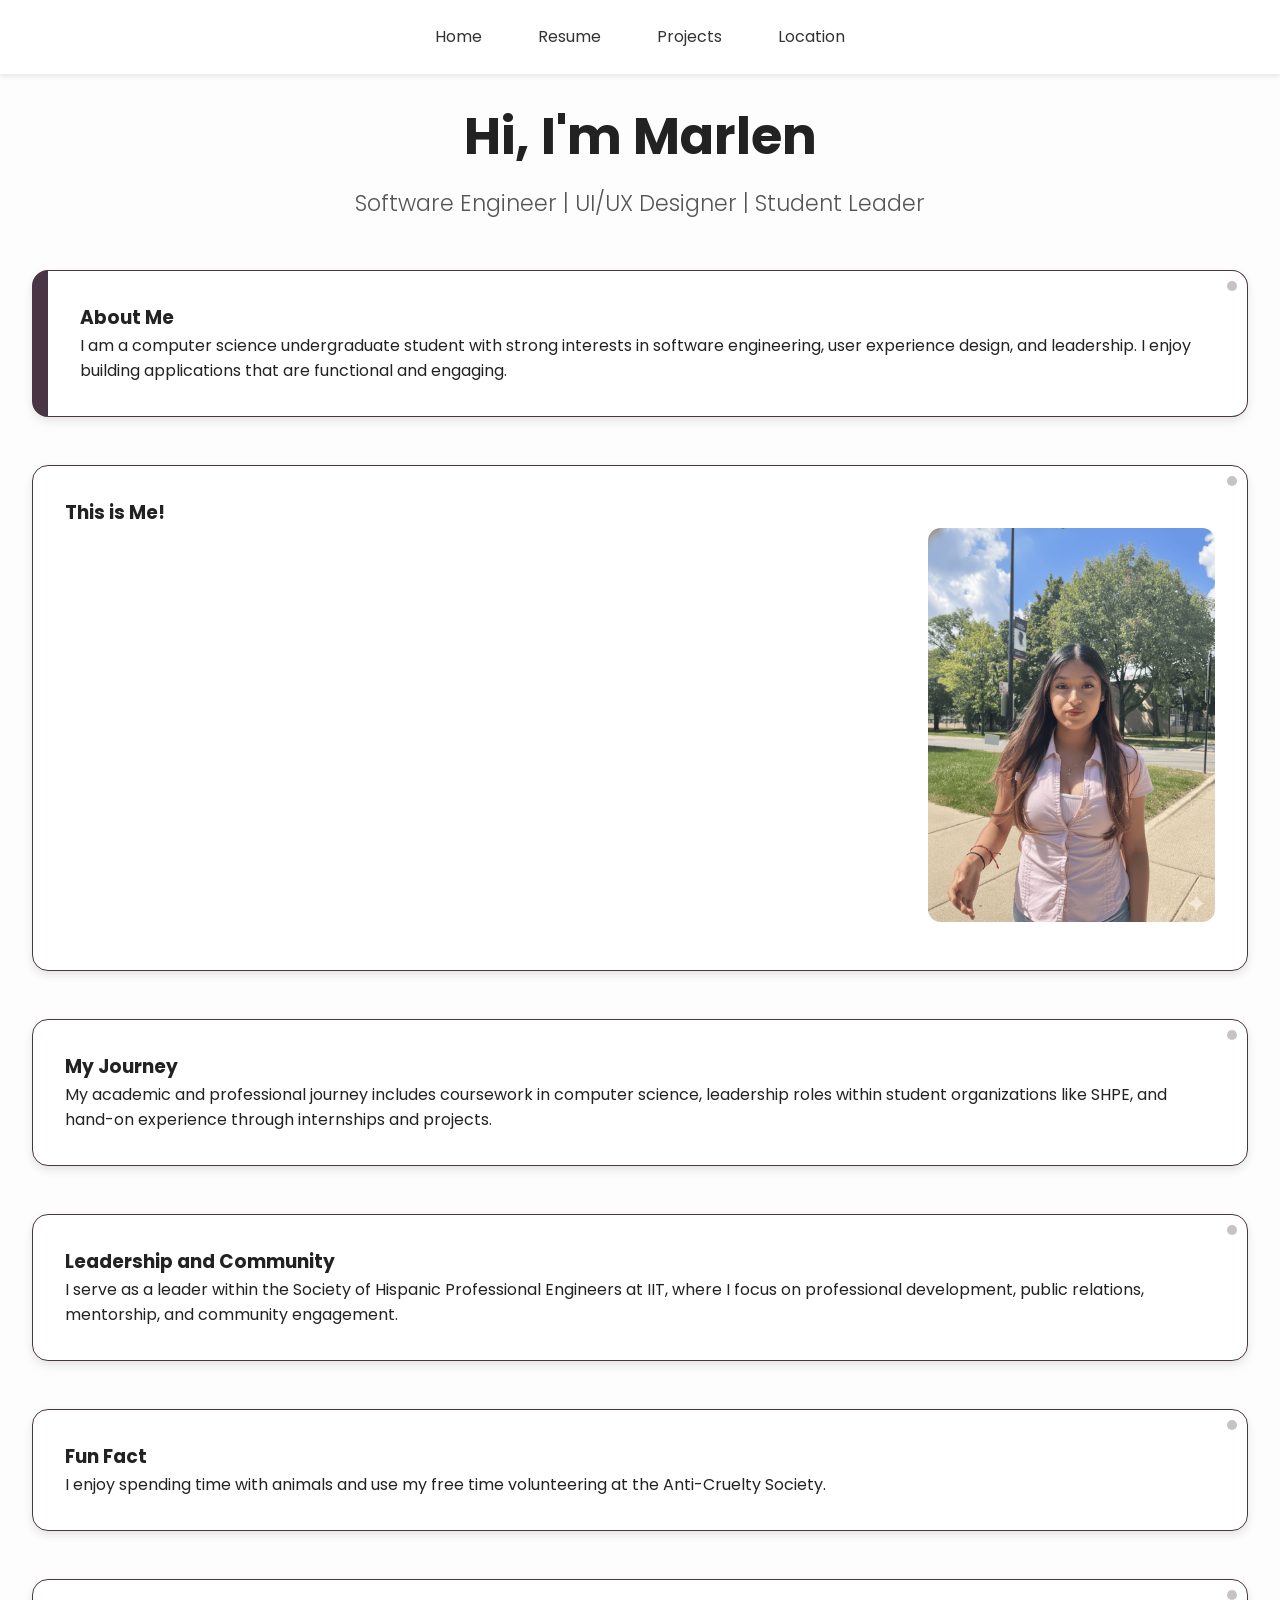
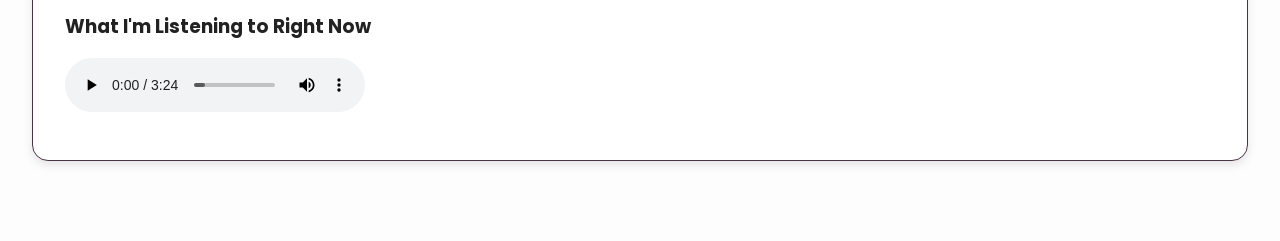
<file: index.html>
<!DOCTYPE html>
<html lang="en">
<head>
  <meta charset="utf-8">
  <title>About Me</title>
  <link rel="stylesheet" href="css/reset.css">
  <link rel="stylesheet" href="css/styles.css">
  <script async src="js/script.js"></script>
</head>

<body class="home">
  <nav>
    <ul>
  	  <li><a href="index.html">Home</a></li>
  	  <li><a href="resume.html">Resume</a></li>
  	  <li><a href="projects.html">Projects</a></li>
	    <li><a href="map.html">Location</a></li>
    </ul>
  </nav>
  <header>
    <h1>Hi, I'm Marlen</h1>
  	<h2>Software Engineer | UI/UX Designer | Student Leader</h2>
  </header>
  <main>
    <section>
  	  <h3>About Me</h3>
  	  <p>I am a computer science undergraduate student with strong interests in software engineering, user experience design, and leadership. I enjoy building applications that are functional and engaging.</p>
  	</section>

  	<section>
  	  <h3>This is Me!</h3>
  	  <img src="media/images/headshot.png" alt="Image of Marlen Melchor">
  	</section>
	
	<section>
	  <h3>My Journey</h3>
	  <p>My academic and professional journey includes coursework in computer science, leadership roles within student organizations like SHPE, and hand-on experience through internships and projects.</p>
	</section>

  	<section>
  	  <h3>Leadership and Community</h3>
  	  <p>I serve as a leader within the Society of Hispanic Professional Engineers at IIT, where I focus on professional development, public relations, mentorship, and community engagement.</p>
  	</section>

  	<section>
  	  <h3>Fun Fact</h3>
  	  <p>I enjoy spending time with animals and use my free time volunteering at the Anti-Cruelty Society.</p>
  	</section>

  	<section>
  	  <h3>What I'm Listening to Right Now</h3>
  	  <audio controls>
  	  	<source src="media/audio/favoritesong.mp3" type="audio/mpeg">
  	  </audio>
  	</section>
  </main>
</body>
</html>
</file>
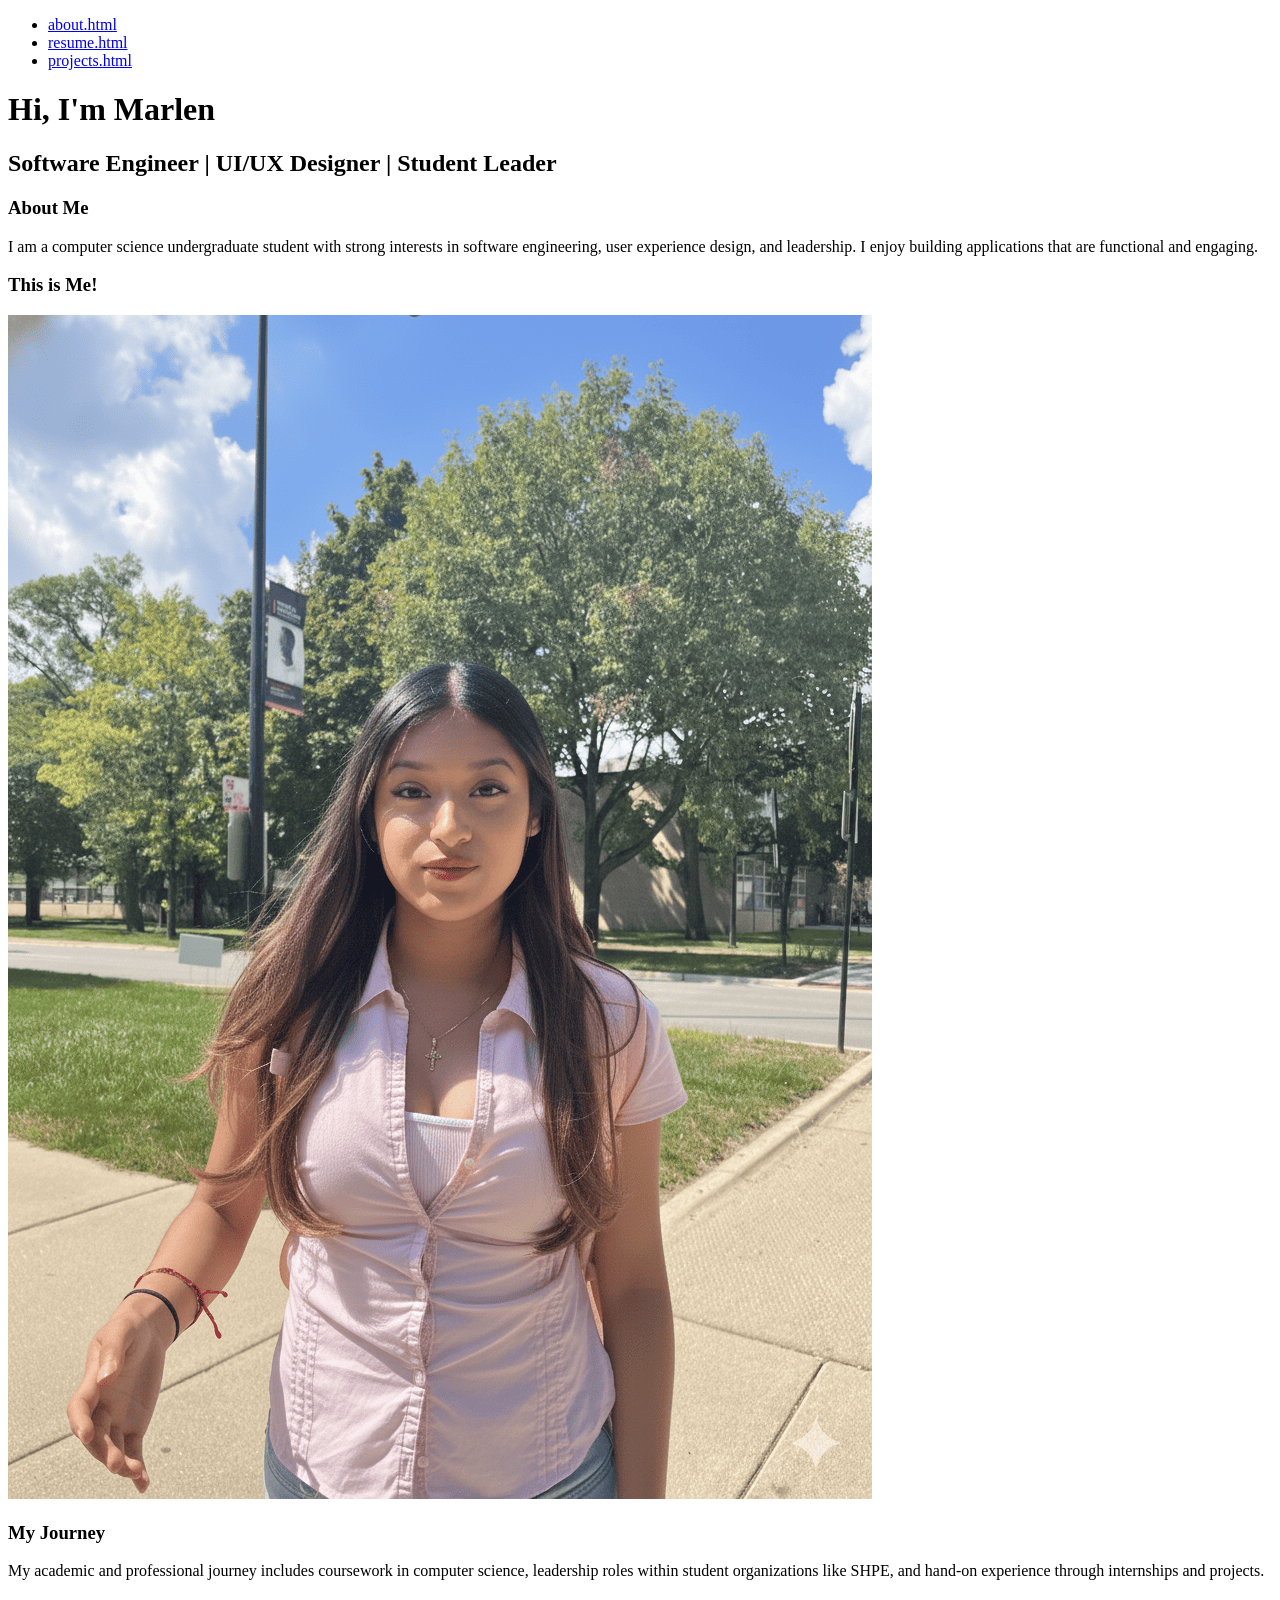
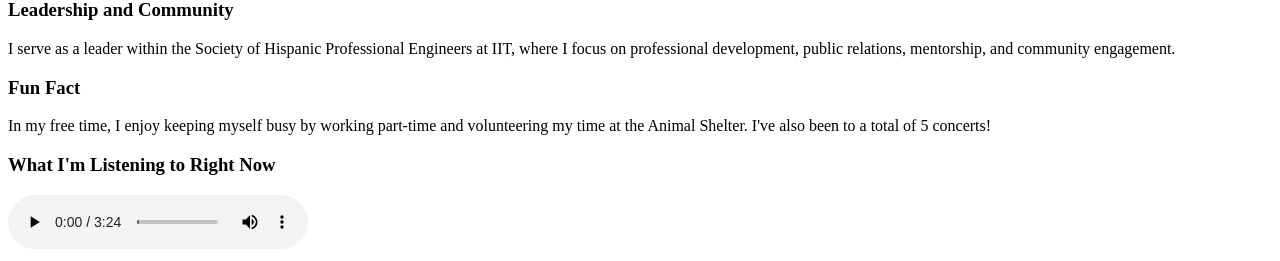
<file: about.html>
<!DOCTYPE html>
<html lang="en">
<head>
  <meta charset="UTF-8">
  <title>About Me</title>
    <!-- Links to external resources like CSS or JavaScript files can go here -->
</head>

<body>
  <ul>
  	<li><a href="about.html">about.html</a></li>
  	<li><a href="resume.html">resume.html</a></li>
  	<li><a href="projects.html">projects.html</a></li>
  </ul>
  <header>
    <h1>Hi, I'm Marlen</h1>
  	<h2>Software Engineer | UI/UX Designer | Student Leader</h2>
  </header>
  <main>
    <section>
  	  <h3>About Me</h3>
  	  <p>I am a computer science undergraduate student with strong interests in software engineering, user experience design, and leadership. I enjoy building applications that are functional and engaging.</p>
  	</section>

  	<section>
  	  <h3>This is Me!</h3>
  	  <img src="media/images/headshot.png" alt="Image of Marlen Melchor">
  	</section>

  	<section>
  	  <h3>My Journey</h3>
  	  <p>My academic and professional journey includes coursework in computer science, leadership roles within student organizations like SHPE, and hand-on experience through internships and projects.</p>
  	</section>

  	<section>
  	  <h3>Leadership and Community</h3>
  	  <p>I serve as a leader within the Society of Hispanic Professional Engineers at IIT, where I focus on professional development, public relations, mentorship, and community engagement.</p>
  	</section>

  	<section>
  	  <h3>Fun Fact</h3>
  	  <p>In my free time, I enjoy keeping myself busy by working part-time and volunteering my time at the Animal Shelter. I've also been to a total of 5 concerts!</p>
  	</section>

  	<section>
  	  <h3>What I'm Listening to Right Now</h3>
  	  <audio controls>
  	  	<source src="media/audio/favoritesong.mp3" type="audio/mpeg">
  	  </audio>
  	</section>
  </main>
</body>
</html>
</file>
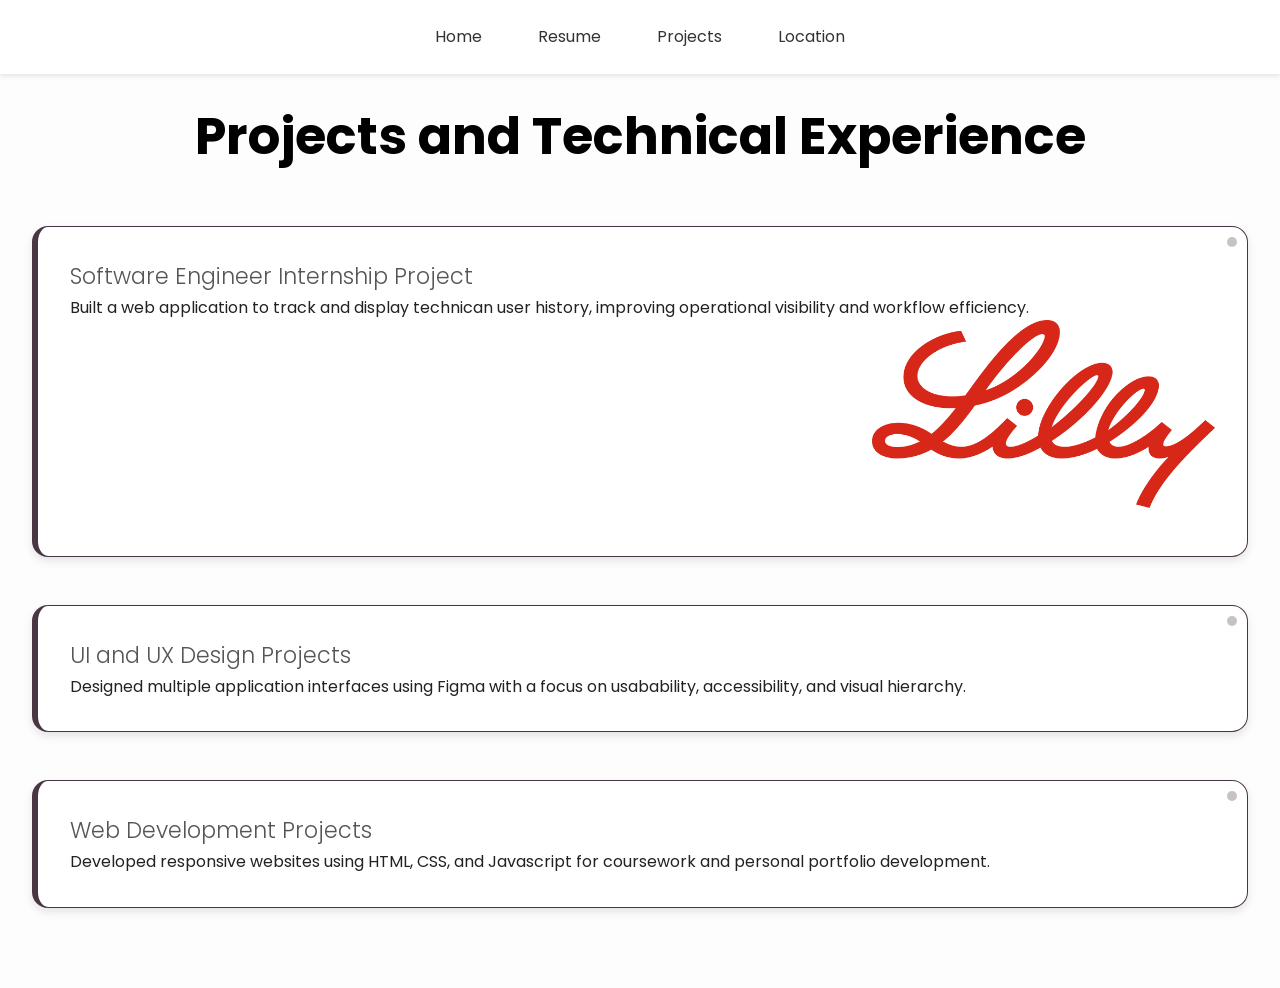
<file: projects.html>
<!DOCTYPE html>
<html lang="en">
<head>
  <meta charset="utf-8">
  <title>Projects</title>
  <link rel="stylesheet" href="css/reset.css">
  <link rel="stylesheet" href="css/styles.css">
  <script async src="js/script.js"></script>
</head>
<body class="projects">
  <nav>
    <ul>
      <li><a href="index.html">Home</a></li>
      <li><a href="resume.html">Resume</a></li>
      <li><a href="projects.html">Projects</a></li>
      <li><a href="map.html">Location</a></li>
    </ul>
  </nav>
  <header>
    <h1>Projects and Technical Experience</h1>
  </header>
  <main>
    <section>
      <h2>Software Engineer Internship Project</h2>
      <p>Built a web application to track and display technican user history, improving operational visibility and workflow efficiency.</p>
      <img src="media/images/lilly.png" alt="red cursive lilly logo">
    </section>

    <section>
      <h2>UI and UX Design Projects</h2>
      <p>Designed multiple application interfaces using Figma with a focus on usabability, accessibility, and visual hierarchy.</p>
    </section>

    <section>
      <h2>Web Development Projects</h2>
      <p>Developed responsive websites using HTML, CSS, and Javascript for coursework and personal portfolio development.</p>
    </section>
  </main>
</body>
</html>
</file>
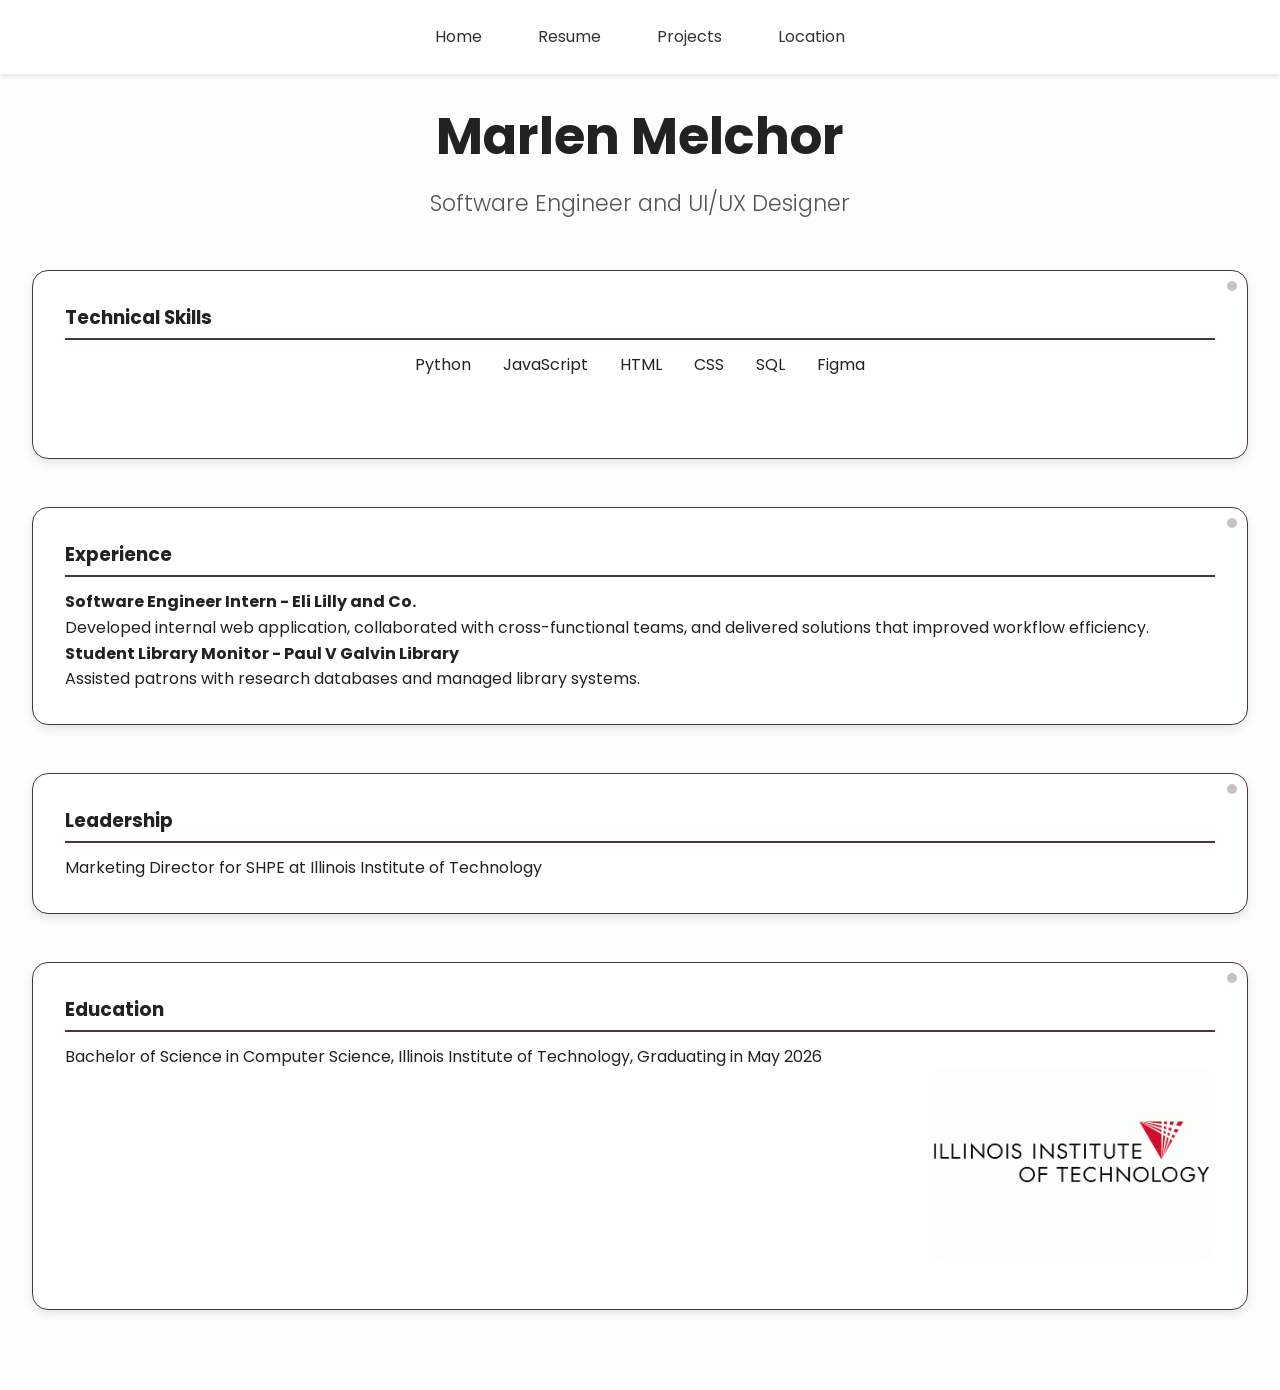
<file: resume.html>
<!DOCTYPE html>
<html lang="en">
<head>
  <meta charset="utf-8">
  <title>Resume</title>
  <link rel="stylesheet" href="css/reset.css">
  <link rel="stylesheet" href="css/styles.css">
  <script async src="js/script.js"></script>
</head>
<body class="resume">
  <nav>
    <ul>
      <li><a href="index.html">Home</a></li>
      <li><a href="resume.html">Resume</a></li>
      <li><a href="projects.html">Projects</a></li>
      <li><a href="map.html">Location</a></li>
    </ul>
  </nav>
  <header>
    <h1>Marlen Melchor</h1>
    <h2>Software Engineer and UI/UX Designer</h2>
  </header>
  <main>
    <section>
      <h3>Technical Skills</h3>
      <ul>
        <li>Python</li>
        <li>JavaScript</li>
        <li>HTML</li>
        <li>CSS</li>
        <li>SQL</li>
        <li>Figma</li>
      </ul>
    </section>

    <section>
      <h3>Experience</h3>
      <h4>Software Engineer Intern - Eli Lilly and Co.</h4>
      <p>Developed internal web application, collaborated with cross-functional teams, and delivered solutions that improved workflow efficiency.</p>
      <h4>Student Library Monitor - Paul V Galvin Library</h4>
      <p>Assisted patrons with research databases and managed library systems.</p>
    </section>

    <section>
      <h3>Leadership</h3>
      <p>Marketing Director for SHPE at Illinois Institute of Technology</p>
    </section>

    <section>
      <h3>Education</h3>
      <p>Bachelor of Science in Computer Science, Illinois Institute of Technology, Graduating in May 2026</p>
      <img src="media/images/illinoistech.gif" alt="black lettering illinois institute of technology logo with a red triangular icon on the top right">
    </section>
  </main>
</body>
</html>
</file>
<file: css/styles.css>
@import url('https://fonts.googleapis.com/css2?family=Poppins:wght@300;400;600&display=swap');

body {
  font-family:'Poppins', Arial, Helvetica, sans-serif;
  background: linear-gradient(120deg, #f6f8fc, #eef1f7);
  color: #222;
  padding: 5rem 2rem 2rem 2rem;
}

nav {
  position: fixed;
  top: 0;
  left: 0;
  width: 100%;
  background: rgba(255, 255, 255, 0.95);
  backdrop-filter: blur(5px);
  z-index: 1000;
  padding: 1rem;
  box-shadow: 0 2px 5px rgba(0,0,0,0.1);
}

nav ul {
  display: flex;
  justify-content: center;
  gap: 2rem;
  margin-bottom: 0;
}

nav ul li a {
  text-decoration: none;
  font-family: 'Poppins', sans-serif;
  font-size: 1rem;
  color: #333;
  padding: 0.5rem 1rem;
  border-radius: 0.5rem;
  transition: 0.3s ease;
}

nav ul li a:hover {
  background: #4a3544;
  color: white;
}

ul {
  display: flex;
  justify-content: center;
  gap: 2rem;
  margin-bottom: 3rem;
}

ul li a {
  font-family: 'Poppins', sans-serif;
  text-decoration: none;
  font-size: 1rem;
  color: #333;
  padding: 0.5rem 1rem;
  border-radius: 0.5rem;
  transition: all 0.3s ease;
}

ul li a:hover {
  background: #4a3544;
  color: white;
}

header {
  text-align: center;
  margin-bottom: 3rem;
}

h1 {
  font-family: 'Poppins', sans-serif;
  font-size: 2.8rem;
  margin-bottom: 0.5rem;
}

h2 {
  font-family: 'Poppins', sans-serif;
  font-weight: 300;
  font-size: 1.4rem;
  color: #555;
}

main {
  max-width: 70rem;
  margin: auto;
}

section {
  position: relative;
  background: white;
  padding: 2rem;
  margin-bottom: 2rem;
  border-radius: 1rem;
  box-shadow: 0 0.5rem 1rem rgba(0,0,0,0.08);
  transition: transform 0.25s ease;
  overflow: hidden;
}

section:hover {
  transform: translateY(-5px);
}

img {
  float: right;
  margin: 0 0 1rem 2rem;
  border-radius: 0.8rem;
  max-width: 25%;
}

audio {
  display: block;
  margin: 1rem 0;
}

.home section:nth-child(1) {
  border-left: 0.5rem solid #4a3544
}

.projects h1 {
  color: #000000;
}

.projects section {
  border-left: 0.4rem solid #4a3544;
}

.projects img {
  max-width: 30%;
}

.resume h3 {
  font-family: 'Poppins', sans-serif;
  border-bottom: 0.15rem solid #4a3544;
  padding-bottom: 0.3rem;
  margin-bottom: 0.8rem;
}

.resume img {
  max-width: 25%;
}

section::after {
  content: "";
  position: absolute;
  top: 10px;
  right: 10px;
  width: 10px;
  height: 10px;
  background-color: #4a3544;
  border-radius: 50%;
  opacity: 0.3;
}
@media (max-width: 768px) {

  body {
    padding: 6rem 1rem 1rem 1rem;
  }

  main {
    max-width: 95%;
  }

  nav ul {
    gap: 0.5rem;
  }

  img {
    float: none;
    display: block;
    margin: 1rem auto;
    max-width: 70%;
  }

}
@media (min-width: 768px) {
  body { padding: 6rem 2rem 2rem 2rem; background: #fdfdfd; } 
  main { max-width: 80%; }
  nav ul { gap: 1.5rem; }
  h1 { font-size: 3.2rem; }
  section { margin-bottom: 3rem; border: 1px solid #4a3544; } 
  .home section:nth-child(1) { border-left-width: 1rem; } 
}
@media (min-width: 1024px) {
  main { max-width: 80rem; } 
  section { border: 1px solid #4a3544; box-shadow: 0 4px 10px rgba(0,0,0,0.1); }
  nav { padding: 1.5rem; }
}
</file>
